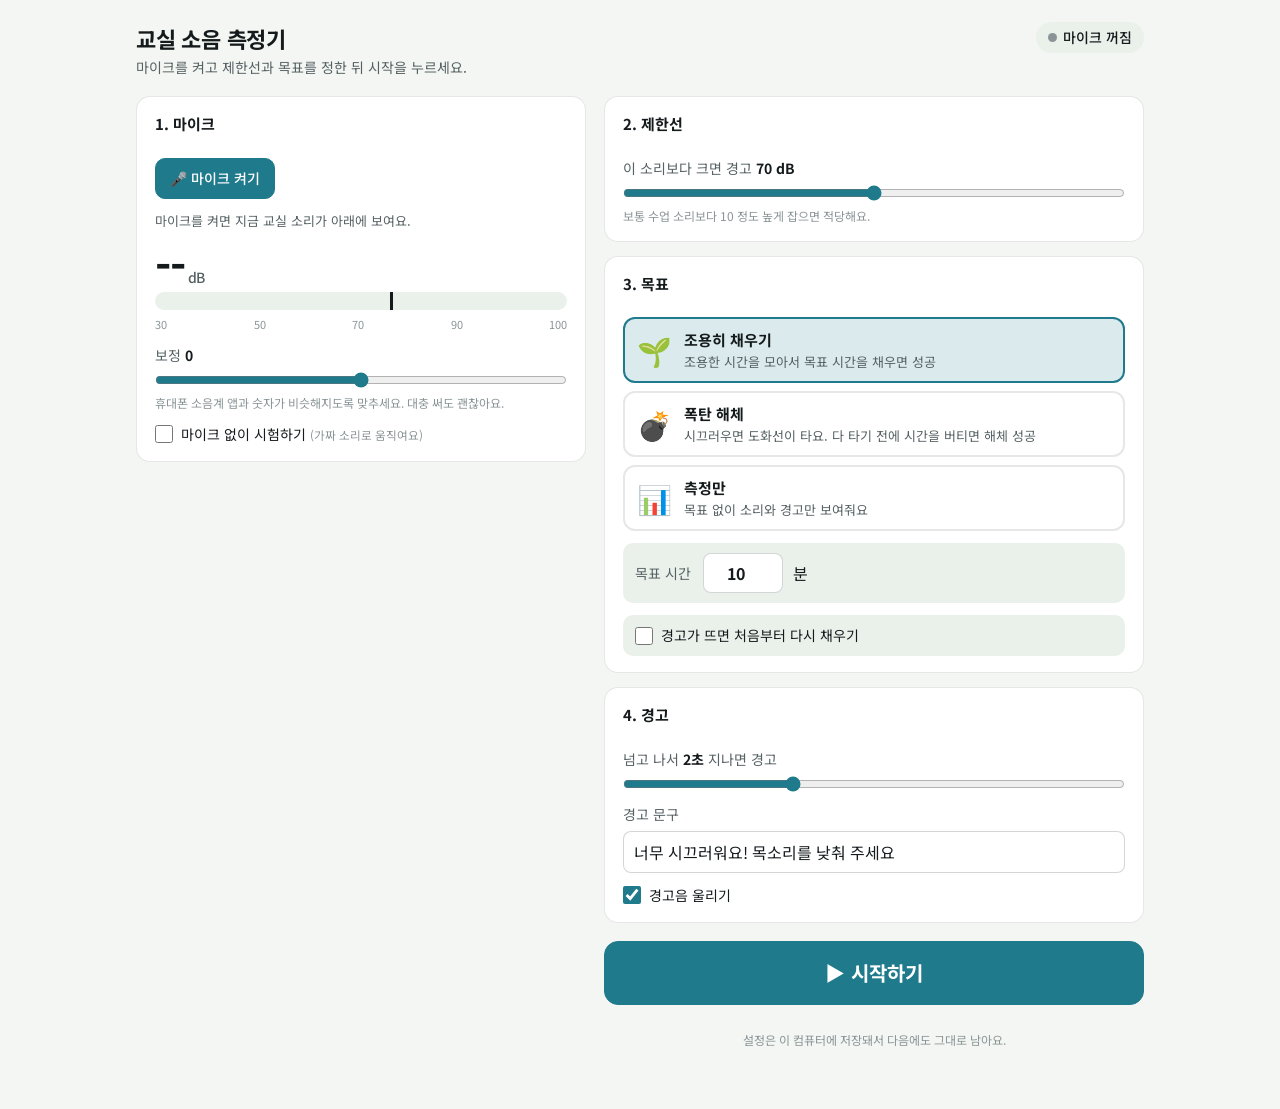
<file: index.html>
<!DOCTYPE html>
<html lang="ko">
<head>
<meta charset="utf-8">
<meta name="viewport" content="width=device-width, initial-scale=1, viewport-fit=cover">
<title>교실 소음 측정기</title>
<meta name="description" content="마이크로 교실 소음을 재고, 제한선을 넘으면 경고를 띄우는 교실용 소음 측정기">
<link rel="preconnect" href="https://fonts.googleapis.com">
<link rel="stylesheet" href="https://fonts.googleapis.com/css2?family=Noto+Sans+KR:wght@400;500;700;900&display=swap">
<link rel="stylesheet" href="style.css">
</head>
<body>

<!-- ===== 설정 화면 ===== -->
<section id="setup" class="screen setup">
  <div class="wrap">
    <header class="setup-head">
      <div>
        <h1>교실 소음 측정기</h1>
        <p class="sub">마이크를 켜고 제한선과 목표를 정한 뒤 시작을 누르세요.</p>
      </div>
      <span class="chip" id="pvChip"><span class="dot"></span><span id="pvChipText">마이크 꺼짐</span></span>
    </header>

    <div class="setup-grid">
      <!-- 왼쪽: 마이크 -->
      <div class="col">
        <div class="card">
          <h2>1. 마이크</h2>
          <div class="row">
            <button class="btn primary" id="micBtn">🎤 마이크 켜기</button>
            <select id="micSelect" class="select" aria-label="마이크 선택" hidden></select>
          </div>
          <p class="status" id="micStatus">마이크를 켜면 지금 교실 소리가 아래에 보여요.</p>

          <div class="preview">
            <div class="pv-num"><b id="pvVal">--</b><small>dB</small></div>
            <div class="pv-bar" aria-hidden="true">
              <div class="pv-zone good"></div><div class="pv-zone warn"></div><div class="pv-zone crit"></div>
              <div class="pv-fill" id="pvFill"></div>
              <div class="pv-thr" id="pvThr"></div>
            </div>
            <div class="pv-scale"><span>30</span><span>50</span><span>70</span><span>90</span><span>100</span></div>
          </div>

          <label class="field">
            <span class="label">보정 <b id="calibLabel">0</b></span>
            <input type="range" id="calib" min="-20" max="20" step="1" value="0">
            <span class="note">휴대폰 소음계 앱과 숫자가 비슷해지도록 맞추세요. 대충 써도 괜찮아요.</span>
          </label>

          <label class="check">
            <input type="checkbox" id="sim">
            <span>마이크 없이 시험하기 <small>(가짜 소리로 움직여요)</small></span>
          </label>
        </div>
      </div>

      <!-- 오른쪽: 규칙 -->
      <div class="col">
        <div class="card">
          <h2>2. 제한선</h2>
          <label class="field">
            <span class="label">이 소리보다 크면 경고 <b id="thrLabel">70 dB</b></span>
            <input type="range" id="thr" min="40" max="100" step="1" value="70">
            <span class="note" id="thrHint">보통 수업 소리보다 10 정도 높게 잡으면 적당해요.</span>
          </label>
        </div>

        <div class="card">
          <h2>3. 목표</h2>
          <div class="modes">
            <label class="mode">
              <input type="radio" name="mode" value="quiet" checked>
              <span class="mode-body">
                <span class="mode-icon">🌱</span>
                <span class="mode-title">조용히 채우기</span>
                <span class="mode-desc">조용한 시간을 모아서 목표 시간을 채우면 성공</span>
              </span>
            </label>
            <label class="mode">
              <input type="radio" name="mode" value="bomb">
              <span class="mode-body">
                <span class="mode-icon">💣</span>
                <span class="mode-title">폭탄 해체</span>
                <span class="mode-desc">시끄러우면 도화선이 타요. 다 타기 전에 시간을 버티면 해체 성공</span>
              </span>
            </label>
            <label class="mode">
              <input type="radio" name="mode" value="measure">
              <span class="mode-body">
                <span class="mode-icon">📊</span>
                <span class="mode-title">측정만</span>
                <span class="mode-desc">목표 없이 소리와 경고만 보여줘요</span>
              </span>
            </label>
          </div>

          <div class="mode-opts" data-for="quiet bomb">
            <label class="field inline">
              <span class="label">목표 시간</span>
              <span class="row"><input type="number" id="goalMin" min="1" max="120" step="1" value="10" class="num"> 분</span>
            </label>
          </div>
          <div class="mode-opts" data-for="quiet">
            <label class="check">
              <input type="checkbox" id="resetOnLoud">
              <span>경고가 뜨면 처음부터 다시 채우기</span>
            </label>
          </div>
          <div class="mode-opts" data-for="bomb">
            <label class="field">
              <span class="label">도화선 길이 <b id="fuseLabel">30초</b></span>
              <input type="range" id="fuseSec" min="5" max="180" step="5" value="30">
              <span class="note">제한선을 넘는 동안만 타요. 다 타면 펑!</span>
            </label>
          </div>
        </div>

        <div class="card">
          <h2>4. 경고</h2>
          <label class="field">
            <span class="label">넘고 나서 <b id="graceLabel">2초</b> 지나면 경고</span>
            <input type="range" id="graceSec" min="0.5" max="5" step="0.5" value="2">
          </label>
          <label class="field">
            <span class="label">경고 문구</span>
            <input type="text" id="msg" class="text" maxlength="40" value="너무 시끄러워요! 목소리를 낮춰 주세요">
          </label>
          <label class="check">
            <input type="checkbox" id="beep" checked>
            <span>경고음 울리기</span>
          </label>
        </div>

        <button class="btn start" id="startBtn">▶ 시작하기</button>
        <p class="note center">설정은 이 컴퓨터에 저장돼서 다음에도 그대로 남아요.</p>
      </div>
    </div>
  </div>
</section>

<!-- ===== 측정 화면 ===== -->
<section id="run" class="screen run" hidden>
  <header class="bar">
    <div class="bar-left"><span class="goal-name" id="goalName">🌱 10분 동안 조용히</span></div>
    <div class="bar-center">
      <span class="timer-label" id="timerLabel">채운 시간</span>
      <span class="timer" id="timer">0:00</span>
      <span class="badge" id="pausedBadge" hidden>일시정지</span>
    </div>
    <div class="bar-right">
      <button class="btn small" id="pauseBtn">⏸ 일시정지</button>
      <button class="btn small" id="fsBtn">⛶ 전체화면</button>
      <button class="btn small" id="setupBtn">⚙ 설정</button>
    </div>
  </header>

  <div class="alert" id="alert" role="status">🤫 너무 시끄러워요! 목소리를 낮춰 주세요</div>

  <main class="dash">
    <div class="gauge-box">
      <svg viewBox="0 0 300 250" aria-label="소음 계기판">
        <g id="zones"></g>
        <g id="ticks" font-size="11" font-family="inherit" text-anchor="middle"></g>
        <path id="needle" d="M150 152 L146 150 L150 52 L154 150 Z" fill="currentColor"/>
        <circle cx="150" cy="150" r="9" fill="currentColor"/>
        <circle cx="150" cy="150" r="4" class="hub"/>
      </svg>
      <div class="readout">
        <div class="hero"><span id="heroVal">--</span><small>dB</small></div>
        <span class="chip" id="chip"><span class="dot"></span><span id="chipText">조용해요</span></span>
      </div>
    </div>

    <aside class="side">
      <!-- 조용히 채우기 -->
      <div class="goal-panel" id="goalQuiet" hidden>
        <div class="gp-head"><span>🚗 조용한 시간 채우기</span><span id="quietPct">0%</span></div>
        <div class="gp-time"><b id="quietTime">0:00</b> / <span id="quietGoal">10:00</span></div>
        <div class="gp-hint" id="quietHint">조용하면 자동차가 달리고, 시끄러우면 멈춰요</div>
      </div>
      <!-- 폭탄 해체 -->
      <div class="goal-panel bomb-panel" id="goalBomb" hidden>
        <div class="gp-head"><span>💣 폭탄 해체까지</span><b id="bombTime">10:00</b></div>
        <canvas class="fx" id="bombCv" aria-label="폭탄 장면"></canvas>
        <div class="gp-time">도화선 <b id="fuseLeft">30</b>초 남음</div>
        <div class="gp-hint">제한선을 넘는 동안 도화선이 타요</div>
      </div>

      <div class="stats">
        <div class="tile"><span class="l">평균</span><span class="v"><span id="avgVal">–</span><small>dB</small></span></div>
        <div class="tile"><span class="l">최고</span><span class="v"><span id="maxVal">–</span><small>dB</small></span></div>
        <div class="tile"><span class="l">경고 횟수</span><span class="v"><span id="warnCount">0</span><small>회</small></span></div>
        <div class="tile"><span class="l">조용히 한 시간</span><span class="v" id="quietTotal">0:00</span></div>
      </div>
    </aside>

    <div class="road-box" id="roadBox" hidden><canvas class="fx" id="roadCv" aria-label="자동차 도로"></canvas></div>

    <div class="chart-box">
      <div class="cap"><span>최근 60초 흐름</span><span>점선은 제한선</span></div>
      <canvas class="chart" id="chart"></canvas>
    </div>
  </main>

  <!-- 결과 -->
  <div class="overlay" id="overlay" hidden>
    <div class="result" id="result">
      <div class="r-emoji" id="rEmoji">🎉</div>
      <h2 id="rTitle">성공!</h2>
      <p id="rDesc">10분 동안 조용히 했어요</p>
      <div class="r-stats">
        <div><span class="l">평균</span><b id="rAvg">–</b></div>
        <div><span class="l">최고</span><b id="rMax">–</b></div>
        <div><span class="l">경고</span><b id="rWarn">0</b></div>
      </div>
      <div class="row center">
        <button class="btn primary" id="againBtn">🔁 다시 하기</button>
        <button class="btn" id="toSetupBtn">⚙ 설정으로</button>
      </div>
    </div>
  </div>
  <canvas class="fx-confetti" id="confettiCv" aria-hidden="true"></canvas>
  <div class="flash" id="flash" aria-hidden="true"></div>
</section>

<div class="toast" id="toast"></div>
<script src="effects.js"></script>
<script src="app.js"></script>
</body>
</html>
</file>
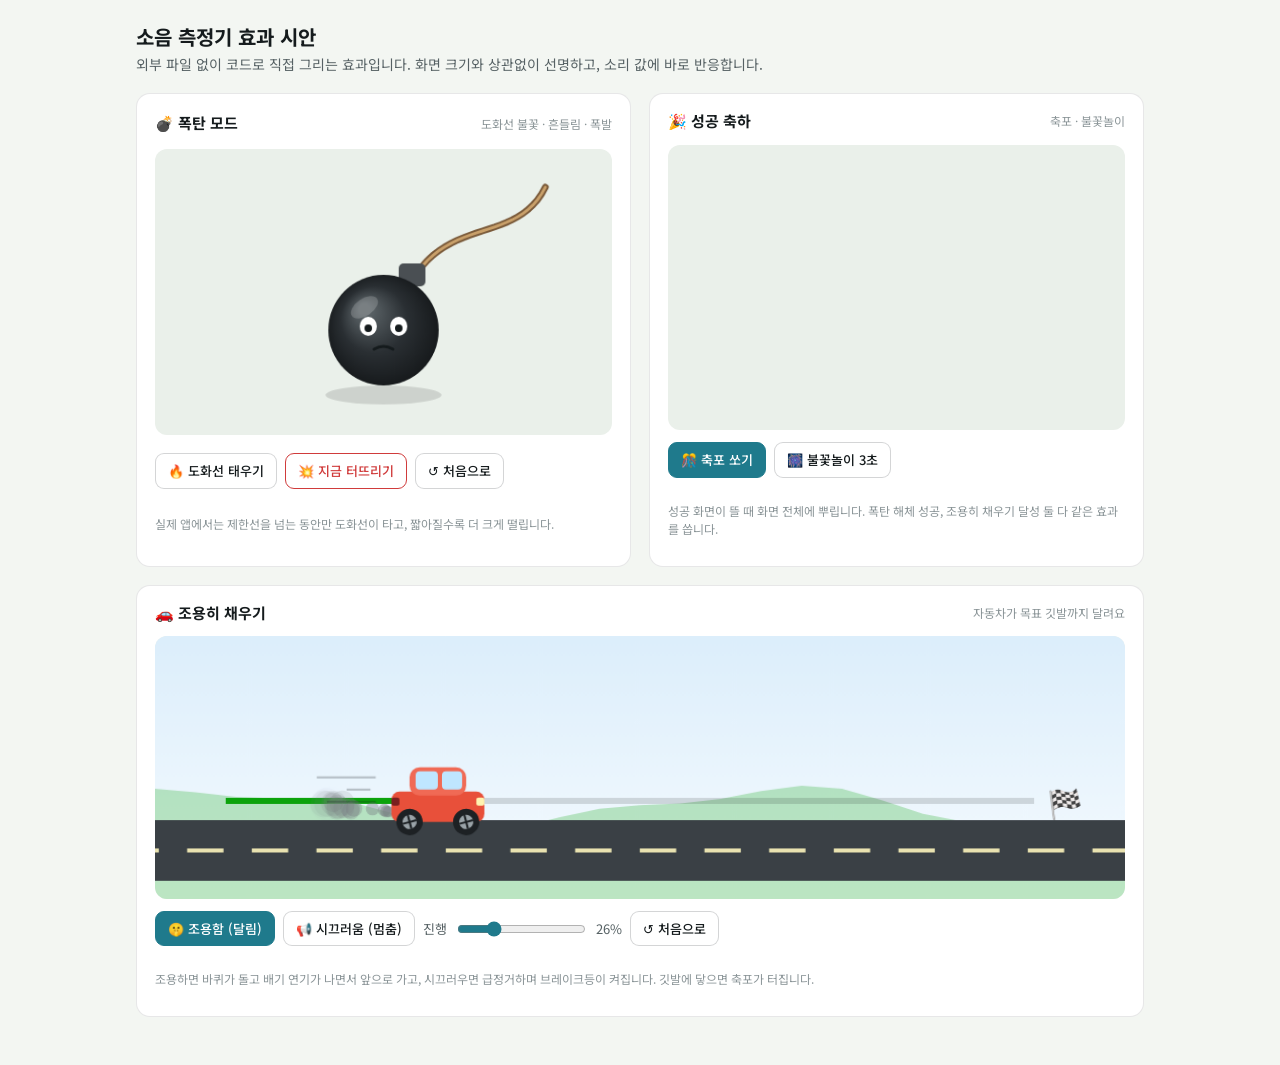
<file: effects-demo.html>
<!DOCTYPE html>
<html lang="ko">
<head>
<meta charset="utf-8">
<meta name="viewport" content="width=device-width, initial-scale=1, viewport-fit=cover">
<title>소음 측정기 효과 시안</title>
<link rel="stylesheet" href="https://fonts.googleapis.com/css2?family=Noto+Sans+KR:wght@400;500;700;900&display=swap">
<style>
  :root{--plane:#f3f6f2;--surface:#fff;--surface-2:#eaf0ea;--ink:#151b1d;--ink-2:#566164;--ink-3:#8a9497;--line:rgba(21,27,29,.10);--line-2:rgba(21,27,29,.18);--accent:#1f7a8c;--good:#0ca30c;--warn:#fab219;--crit:#d03b3b;--sky-a:#dceefb;--sky-b:#f6fbff;color-scheme:light}
  @media (prefers-color-scheme:dark){:root{color-scheme:dark;--plane:#0d1113;--surface:#171d20;--surface-2:#1f272a;--ink:#eef2f1;--ink-2:#b5bec0;--ink-3:#7d888b;--line:rgba(255,255,255,.10);--line-2:rgba(255,255,255,.18);--accent:#4fb6c9;--sky-a:#101a2b;--sky-b:#0b1220}}
  *{box-sizing:border-box}
  body{margin:0;background:var(--plane);color:var(--ink);font-family:"Noto Sans KR",system-ui,sans-serif;line-height:1.5}
  .wrap{max-width:1040px;margin:0 auto;padding-inline:16px;padding-block:22px 48px;display:grid;gap:18px}
  h1{font-size:20px;margin:0}
  .sub{color:var(--ink-2);font-size:14px;margin:2px 0 0}
  .card{background:var(--surface);border:1px solid var(--line);border-radius:14px;padding:16px 18px;display:grid;gap:12px}
  .card h2{font-size:15px;margin:0;display:flex;justify-content:space-between;align-items:center;gap:8px}
  .card h2 small{font-weight:400;color:var(--ink-3);font-size:12px}
  canvas{width:100%;display:block;border-radius:12px;background:var(--surface-2)}
  .row{display:flex;gap:8px;flex-wrap:wrap;align-items:center}
  .btn{border:1px solid var(--line-2);background:var(--surface);color:var(--ink);font:inherit;font-size:13px;font-weight:500;padding:7px 12px;border-radius:9px;cursor:pointer}
  .btn.primary{background:var(--accent);border-color:var(--accent);color:#fff}
  .btn.danger{border-color:var(--crit);color:var(--crit)}
  .btn[aria-pressed="true"]{background:var(--accent);border-color:var(--accent);color:#fff}
  .note{font-size:12px;color:var(--ink-3)}
  label{font-size:13px;color:var(--ink-2);display:flex;align-items:center;gap:8px}
  input[type=range]{accent-color:var(--accent)}
  .stage{position:relative}
  .shake{animation:shake .45s ease-in-out 2}
  @keyframes shake{0%,100%{transform:translate(0,0)}20%{transform:translate(-8px,4px)}40%{transform:translate(7px,-5px)}60%{transform:translate(-6px,5px)}80%{transform:translate(5px,-3px)}}
  .grid2{display:grid;grid-template-columns:1fr 1fr;gap:18px}
  @media (max-width:760px){.grid2{grid-template-columns:1fr}}
</style>
</head>
<body>
<div class="wrap">
  <div>
    <h1>소음 측정기 효과 시안</h1>
    <p class="sub">외부 파일 없이 코드로 직접 그리는 효과입니다. 화면 크기와 상관없이 선명하고, 소리 값에 바로 반응합니다.</p>
  </div>

  <div class="grid2">
    <div class="card">
      <h2>💣 폭탄 모드 <small>도화선 불꽃 · 흔들림 · 폭발</small></h2>
      <div class="stage" id="bombStage"><canvas id="bombCv" width="480" height="300"></canvas></div>
      <div class="row">
        <button class="btn" id="burnBtn" aria-pressed="false">🔥 도화선 태우기</button>
        <button class="btn danger" id="boomBtn">💥 지금 터뜨리기</button>
        <button class="btn" id="bombReset">↺ 처음으로</button>
      </div>
      <p class="note">실제 앱에서는 제한선을 넘는 동안만 도화선이 타고, 짧아질수록 더 크게 떨립니다.</p>
    </div>

    <div class="card">
      <h2>🎉 성공 축하 <small>축포 · 불꽃놀이</small></h2>
      <div class="stage"><canvas id="partyCv" width="480" height="300"></canvas></div>
      <div class="row">
        <button class="btn primary" id="partyBtn">🎊 축포 쏘기</button>
        <button class="btn" id="fireBtn">🎆 불꽃놀이 3초</button>
      </div>
      <p class="note">성공 화면이 뜰 때 화면 전체에 뿌립니다. 폭탄 해체 성공, 조용히 채우기 달성 둘 다 같은 효과를 씁니다.</p>
    </div>
  </div>

  <div class="card">
    <h2>🚗 조용히 채우기 <small>자동차가 목표 깃발까지 달려요</small></h2>
    <div class="stage"><canvas id="carCv" width="960" height="260"></canvas></div>
    <div class="row">
      <button class="btn" id="quietBtn" aria-pressed="true">🤫 조용함 (달림)</button>
      <button class="btn" id="loudBtn" aria-pressed="false">📢 시끄러움 (멈춤)</button>
      <label>진행 <input type="range" id="prog" min="0" max="100" value="20"> <span id="progLabel">20%</span></label>
      <button class="btn" id="carReset">↺ 처음으로</button>
    </div>
    <p class="note">조용하면 바퀴가 돌고 배기 연기가 나면서 앞으로 가고, 시끄러우면 급정거하며 브레이크등이 켜집니다. 깃발에 닿으면 축포가 터집니다.</p>
  </div>
</div>

<script>
(function(){
  const $=s=>document.querySelector(s);
  const rnd=(a,b)=>a+Math.random()*(b-a);
  const css=n=>getComputedStyle(document.documentElement).getPropertyValue(n).trim();

  /* ================= 폭탄 ================= */
  const bcv=$('#bombCv'), bctx=bcv.getContext('2d');
  const B={fuse:1, burning:false, exploded:false, sparks:[], fire:[], debris:[], smoke:[], ring:null, flash:0, shakeT:0, t:0, resetAt:0};
  function bombReset(){ Object.assign(B,{fuse:1,burning:false,exploded:false,sparks:[],fire:[],debris:[],smoke:[],ring:null,flash:0,shakeT:0,resetAt:0}); $('#burnBtn').setAttribute('aria-pressed','false'); }
  $('#burnBtn').addEventListener('click',()=>{ if(B.exploded) bombReset(); B.burning=!B.burning; $('#burnBtn').setAttribute('aria-pressed',String(B.burning)); });
  $('#boomBtn').addEventListener('click',()=>explode());
  $('#bombReset').addEventListener('click',bombReset);

  const BX=240, BY=190, BR=58;
  function fusePoint(t){ // t: 0(폭탄) → 1(도화선 끝), 위로 휘는 곡선
    const p0=[BX+30,BY-52], p1=[BX+70,BY-120], p2=[BX+140,BY-90], p3=[BX+170,BY-150];
    const u=1-t; return [u*u*u*p0[0]+3*u*u*t*p1[0]+3*u*t*t*p2[0]+t*t*t*p3[0], u*u*u*p0[1]+3*u*u*t*p1[1]+3*u*t*t*p2[1]+t*t*t*p3[1]];
  }
  function explode(){
    if(B.exploded) return; B.exploded=true; B.burning=false; B.flash=1; B.shakeT=1; B.ring={r:10,a:1}; B.resetAt=performance.now()+2600;
    for(let i=0;i<90;i++){ const a=rnd(0,Math.PI*2), s=rnd(2,11); B.fire.push({x:BX,y:BY,vx:Math.cos(a)*s,vy:Math.sin(a)*s-2,r:rnd(10,26),life:1,dec:rnd(.012,.03),hue:rnd(10,50)}); }
    for(let i=0;i<26;i++){ const a=rnd(0,Math.PI*2), s=rnd(4,13); B.debris.push({x:BX,y:BY,vx:Math.cos(a)*s,vy:Math.sin(a)*s-6,w:rnd(4,12),h:rnd(3,8),rot:rnd(0,6),vr:rnd(-.3,.3),life:1}); }
    for(let i=0;i<18;i++){ const a=rnd(0,Math.PI*2), s=rnd(.5,3); B.smoke.push({x:BX+rnd(-20,20),y:BY+rnd(-20,20),vx:Math.cos(a)*s,vy:Math.sin(a)*s-1,r:rnd(14,30),life:1,dec:rnd(.006,.012)}); }
    const st=$('#bombStage'); st.classList.remove('shake'); void st.offsetWidth; st.classList.add('shake');
  }
  function drawBomb(dt){
    const w=bcv.width,h=bcv.height; bctx.clearRect(0,0,w,h);
    B.t+=dt;
    if(B.burning && !B.exploded){ B.fuse=Math.max(0,B.fuse-dt*0.07); if(B.fuse<=0) explode(); }
    bctx.save();
    if(B.shakeT>0){ B.shakeT=Math.max(0,B.shakeT-dt*1.6); const k=B.shakeT*14; bctx.translate(rnd(-k,k),rnd(-k,k)); }
    // 바닥 그림자
    bctx.fillStyle='rgba(0,0,0,.12)'; bctx.beginPath(); bctx.ellipse(BX,BY+BR+10,BR*1.05,10,0,0,Math.PI*2); bctx.fill();
    if(!B.exploded){
      // 도화선이 짧을수록 떨림
      const jit=B.burning?(1-B.fuse)*(1-B.fuse)*9:0; const jx=rnd(-jit,jit), jy=rnd(-jit,jit);
      bctx.save(); bctx.translate(jx,jy);
      // 도화선
      bctx.lineCap='round'; bctx.lineWidth=7; bctx.strokeStyle='#7a5a3a'; bctx.beginPath();
      for(let i=0;i<=24;i++){ const t=i/24*B.fuse; const [x,y]=fusePoint(t); i?bctx.lineTo(x,y):bctx.moveTo(x,y); } bctx.stroke();
      bctx.lineWidth=3; bctx.strokeStyle='#c9a06a'; bctx.stroke();
      // 심지 꽂이
      bctx.fillStyle='#4a4f53'; bctx.beginPath(); bctx.roundRect(BX+16,BY-70,28,24,5); bctx.fill();
      // 폭탄 몸통
      const g=bctx.createRadialGradient(BX-20,BY-22,6,BX,BY,BR+6); g.addColorStop(0,'#5b6367'); g.addColorStop(.5,'#2a2f33'); g.addColorStop(1,'#141719');
      bctx.fillStyle=g; bctx.beginPath(); bctx.arc(BX,BY,BR,0,Math.PI*2); bctx.fill();
      bctx.fillStyle='rgba(255,255,255,.18)'; bctx.beginPath(); bctx.ellipse(BX-20,BY-24,16,9,-.6,0,Math.PI*2); bctx.fill();
      // 눈 (긴장 표정)
      const fear=B.burning?(1-B.fuse):0;
      bctx.fillStyle='#fff'; bctx.beginPath(); bctx.ellipse(BX-16,BY-4,9,10+fear*4,0,0,Math.PI*2); bctx.ellipse(BX+16,BY-4,9,10+fear*4,0,0,Math.PI*2); bctx.fill();
      bctx.fillStyle='#151b1d'; bctx.beginPath(); bctx.arc(BX-16+fear*3,BY-2,4,0,Math.PI*2); bctx.arc(BX+16-fear*3,BY-2,4,0,Math.PI*2); bctx.fill();
      bctx.strokeStyle='#151b1d'; bctx.lineWidth=3; bctx.lineCap='round'; bctx.beginPath();
      if(fear>.5){ bctx.ellipse(BX,BY+20,7+fear*6,5+fear*8,0,0,Math.PI*2); } else { bctx.moveTo(BX-10,BY+20); bctx.quadraticCurveTo(BX,BY+14+fear*14,BX+10,BY+20); }
      bctx.stroke();
      bctx.restore();
      // 불꽃 파티클
      if(B.burning){ const [fx,fy]=fusePoint(B.fuse); for(let i=0;i<4;i++) B.sparks.push({x:fx+jx,y:fy+jy,vx:rnd(-3,3),vy:rnd(-4,1),life:1,dec:rnd(.03,.07),r:rnd(1.5,4)});
        const gl=bctx.createRadialGradient(fx,fy,0,fx,fy,26); gl.addColorStop(0,'rgba(255,230,120,.9)'); gl.addColorStop(1,'rgba(255,140,0,0)'); bctx.fillStyle=gl; bctx.beginPath(); bctx.arc(fx,fy,26,0,Math.PI*2); bctx.fill(); }
    }
    // 스파크
    B.sparks=B.sparks.filter(p=>p.life>0); B.sparks.forEach(p=>{ p.x+=p.vx; p.y+=p.vy; p.vy+=.12; p.life-=p.dec; bctx.fillStyle=`rgba(255,${Math.round(150+p.life*100)},40,${p.life})`; bctx.beginPath(); bctx.arc(p.x,p.y,Math.max(0,p.r*p.life),0,Math.PI*2); bctx.fill(); });
    // 연기
    B.smoke=B.smoke.filter(p=>p.life>0); B.smoke.forEach(p=>{ p.x+=p.vx; p.y+=p.vy; p.vy-=.02; p.r+=.5; p.life-=p.dec; bctx.fillStyle=`rgba(90,90,95,${p.life*.5})`; bctx.beginPath(); bctx.arc(p.x,p.y,p.r,0,Math.PI*2); bctx.fill(); });
    // 불덩이
    bctx.globalCompositeOperation='lighter';
    B.fire=B.fire.filter(p=>p.life>0); B.fire.forEach(p=>{ p.x+=p.vx; p.y+=p.vy; p.vx*=.96; p.vy*=.96; p.life-=p.dec; const r=Math.max(0.1,p.r*p.life); const g=bctx.createRadialGradient(p.x,p.y,0,p.x,p.y,r); g.addColorStop(0,`hsla(${p.hue+30},100%,70%,${p.life})`); g.addColorStop(.6,`hsla(${p.hue},100%,50%,${p.life*.7})`); g.addColorStop(1,`hsla(${p.hue},100%,40%,0)`); bctx.fillStyle=g; bctx.beginPath(); bctx.arc(p.x,p.y,r,0,Math.PI*2); bctx.fill(); });
    bctx.globalCompositeOperation='source-over';
    // 파편
    B.debris=B.debris.filter(p=>p.life>0); B.debris.forEach(p=>{ p.x+=p.vx; p.y+=p.vy; p.vy+=.35; p.rot+=p.vr; p.life-=.012; bctx.save(); bctx.translate(p.x,p.y); bctx.rotate(p.rot); bctx.fillStyle=`rgba(40,44,48,${p.life})`; bctx.fillRect(-p.w/2,-p.h/2,p.w,p.h); bctx.restore(); });
    // 충격파 링
    if(B.ring){ B.ring.r+=9; B.ring.a-=.035; if(B.ring.a<=0) B.ring=null; else { bctx.strokeStyle=`rgba(255,255,255,${B.ring.a})`; bctx.lineWidth=10*B.ring.a+1; bctx.beginPath(); bctx.arc(BX,BY,B.ring.r,0,Math.PI*2); bctx.stroke(); } }
    bctx.restore();
    // 섬광
    if(B.flash>0){ bctx.fillStyle=`rgba(255,250,230,${B.flash})`; bctx.fillRect(0,0,w,h); B.flash-=dt*3; }
    if(B.exploded){ bctx.fillStyle=css('--crit'); bctx.font='900 40px "Noto Sans KR",sans-serif'; bctx.textAlign='center'; bctx.fillText('펑!',w/2,60); if(B.resetAt&&performance.now()>B.resetAt) bombReset(); }
  }

  /* ================= 축포 (직접 구현, 외부 라이브러리 없음) ================= */
  const pcv=$('#partyCv'), pctx=pcv.getContext('2d'); const P=[];
  const COLORS=['#ff5e5e','#ffd166','#06d6a0','#4cc9f0','#f72585','#ff9f1c','#8ac926'];
  // origin: 0~1 비율, angle: 도(90=위), spread: 퍼짐 각도
  function party(o){
    o=Object.assign({count:120,angle:90,spread:70,speed:14,origin:{x:.5,y:.8},scalar:1,ticks:110},o);
    for(let i=0;i<o.count;i++){ const a=(o.angle+rnd(-o.spread/2,o.spread/2))*Math.PI/180, s=o.speed*rnd(.5,1.15);
      P.push({x:o.origin.x*pcv.width,y:o.origin.y*pcv.height,vx:Math.cos(a)*s,vy:-Math.sin(a)*s,w:rnd(6,11)*o.scalar,h:rnd(4,7)*o.scalar,rot:rnd(0,6),vr:rnd(-.25,.25),wob:rnd(0,6),c:COLORS[i%COLORS.length],life:o.ticks,max:o.ticks,circle:Math.random()<.3}); }
  }
  function drawParty(){
    pctx.clearRect(0,0,pcv.width,pcv.height);
    for(let i=P.length-1;i>=0;i--){ const p=P[i]; p.x+=p.vx; p.y+=p.vy; p.vy+=.28; p.vx*=.985; p.vy*=.985; p.rot+=p.vr; p.wob+=.12; p.life--; if(p.life<=0||p.y>pcv.height+20){P.splice(i,1);continue;}
      pctx.save(); pctx.translate(p.x,p.y); pctx.rotate(p.rot); pctx.globalAlpha=Math.min(1,p.life/25); pctx.fillStyle=p.c;
      const sx=Math.abs(Math.cos(p.wob)); if(p.circle){ pctx.beginPath(); pctx.ellipse(0,0,p.w/2*sx+1,p.h/2+1,0,0,Math.PI*2); pctx.fill(); } else pctx.fillRect(-p.w/2*sx,-p.h/2,p.w*sx,p.h);
      pctx.restore(); }
  }
  $('#partyBtn').addEventListener('click',()=>{ party({count:170,angle:90,spread:80,speed:15,origin:{x:.5,y:.85},scalar:1.2}); setTimeout(()=>party({count:80,angle:60,spread:55,origin:{x:0,y:.9}}),150); setTimeout(()=>party({count:80,angle:120,spread:55,origin:{x:1,y:.9}}),300); });
  $('#fireBtn').addEventListener('click',()=>{ const end=Date.now()+3000; (function frame(){ if(Math.random()<.25) party({count:40,angle:90,spread:360,speed:7,ticks:70,origin:{x:rnd(.15,.85),y:rnd(.2,.55)},scalar:.8}); if(Date.now()<end) requestAnimationFrame(frame); })(); });

  /* ================= 자동차 ================= */
  const ccv=$('#carCv'), cctx=ccv.getContext('2d');
  const C={quiet:true,speed:0,prog:.2,wheel:0,road:0,bob:0,puffs:[],done:false,celebrated:false,skid:0};
  $('#quietBtn').addEventListener('click',()=>setQuiet(true)); $('#loudBtn').addEventListener('click',()=>setQuiet(false));
  function setQuiet(q){ C.quiet=q; $('#quietBtn').setAttribute('aria-pressed',String(q)); $('#loudBtn').setAttribute('aria-pressed',String(!q)); if(!q) C.skid=1; }
  $('#prog').addEventListener('input',e=>{ C.prog=+e.target.value/100; C.done=false; C.celebrated=false; });
  $('#carReset').addEventListener('click',()=>{ C.prog=0; C.done=false; C.celebrated=false; $('#prog').value=0; setQuiet(true); });
  function drawCar(dt){
    const w=ccv.width,h=ccv.height; cctx.clearRect(0,0,w,h);
    const target=C.quiet&&!C.done?1:0; C.speed+= (target-C.speed)*(target>C.speed?dt*1.2:dt*4);
    if(C.quiet&&!C.done){ C.prog=Math.min(1,C.prog+dt*0.02); $('#prog').value=Math.round(C.prog*100); }
    $('#progLabel').textContent=Math.round(C.prog*100)+'%';
    if(C.prog>=1&&!C.done){ C.done=true; if(!C.celebrated){ C.celebrated=true; carParty(); } }
    C.wheel+=C.speed*dt*14; C.road+=C.speed*dt*260; C.bob=Math.sin(performance.now()/90)*C.speed*2.2;
    // 하늘 + 언덕
    const sky=cctx.createLinearGradient(0,0,0,h); sky.addColorStop(0,css('--sky-a')); sky.addColorStop(1,css('--sky-b')); cctx.fillStyle=sky; cctx.fillRect(0,0,w,h);
    cctx.fillStyle='rgba(12,163,12,.25)'; cctx.beginPath(); cctx.moveTo(0,h-90); for(let x=0;x<=w;x+=40){ cctx.lineTo(x,h-90-Math.sin((x+C.road*.15)/90)*18-Math.sin((x+C.road*.15)/37)*6); } cctx.lineTo(w,h); cctx.lineTo(0,h); cctx.fill();
    // 도로
    cctx.fillStyle='#3a4045'; cctx.fillRect(0,h-78,w,60);
    cctx.strokeStyle='#e9e2b0'; cctx.lineWidth=4; cctx.setLineDash([36,28]); cctx.lineDashOffset=-(C.road%64); cctx.beginPath(); cctx.moveTo(0,h-48); cctx.lineTo(w,h-48); cctx.stroke(); cctx.setLineDash([]);
    // 출발/도착
    const x0=70, x1=w-90;
    cctx.font='28px "Noto Sans KR",system-ui,sans-serif'; cctx.textAlign='center'; cctx.fillText('🏁',x1+30,h-84);
    cctx.fillStyle='rgba(21,27,29,.15)'; cctx.fillRect(x0,h-100,x1-x0,6); cctx.fillStyle=css('--good'); cctx.fillRect(x0,h-100,(x1-x0)*C.prog,6);
    // 자동차
    const cx=x0+(x1-x0)*C.prog, cy=h-78+C.bob;
    // 배기 연기
    if(C.speed>.2&&Math.random()<.5) C.puffs.push({x:cx-46,y:cy-6,r:rnd(3,6),life:1,vx:-rnd(1.5,3),vy:-rnd(.2,.8)});
    C.puffs=C.puffs.filter(p=>p.life>0); C.puffs.forEach(p=>{ p.x+=p.vx; p.y+=p.vy; p.r+=.35; p.life-=.03; cctx.fillStyle=`rgba(120,125,130,${p.life*.5})`; cctx.beginPath(); cctx.arc(p.x,p.y,p.r,0,Math.PI*2); cctx.fill(); });
    // 급정거 스키드
    if(C.skid>0){ C.skid-=dt*1.5; cctx.strokeStyle=`rgba(30,30,30,${C.skid*.5})`; cctx.lineWidth=5; cctx.beginPath(); cctx.moveTo(cx-40,h-24); cctx.lineTo(cx-18,h-24); cctx.moveTo(cx+14,h-24); cctx.lineTo(cx+36,h-24); cctx.stroke(); }
    // 속도선
    if(C.speed>.6){ cctx.strokeStyle='rgba(21,27,29,.25)'; cctx.lineWidth=2; for(let i=0;i<3;i++){ const y=cy-40+i*12; cctx.beginPath(); cctx.moveTo(cx-60-rnd(0,20),y); cctx.lineTo(cx-90-rnd(0,30),y); cctx.stroke(); } }
    cctx.save(); cctx.translate(cx,cy);
    // 몸통
    cctx.fillStyle='#e8503a'; cctx.beginPath(); cctx.roundRect(-46,-26,92,30,8); cctx.fill();
    cctx.fillStyle='#f06a55'; cctx.beginPath(); cctx.roundRect(-28,-50,56,28,10); cctx.fill();
    cctx.fillStyle='#bfe6ff'; cctx.beginPath(); cctx.roundRect(-22,-46,22,18,4); cctx.roundRect(4,-46,20,18,4); cctx.fill();
    // 헤드라이트 / 브레이크등
    cctx.fillStyle='#fff3b0'; cctx.beginPath(); cctx.roundRect(38,-20,8,8,2); cctx.fill();
    cctx.fillStyle=(!C.quiet||C.done)?'#ff2d2d':'#7a1f1f'; cctx.beginPath(); cctx.roundRect(-46,-20,8,8,2); cctx.fill();
    if(!C.quiet&&!C.done){ const gl=cctx.createRadialGradient(-44,-16,0,-44,-16,18); gl.addColorStop(0,'rgba(255,60,60,.7)'); gl.addColorStop(1,'rgba(255,60,60,0)'); cctx.fillStyle=gl; cctx.beginPath(); cctx.arc(-44,-16,18,0,Math.PI*2); cctx.fill(); }
    // 바퀴
    [-28,28].forEach(wx=>{ cctx.save(); cctx.translate(wx,4); cctx.rotate(C.wheel); cctx.fillStyle='#1d2124'; cctx.beginPath(); cctx.arc(0,0,13,0,Math.PI*2); cctx.fill(); cctx.fillStyle='#9aa3a8'; cctx.beginPath(); cctx.arc(0,0,7,0,Math.PI*2); cctx.fill(); cctx.strokeStyle='#1d2124'; cctx.lineWidth=2; for(let i=0;i<4;i++){ cctx.beginPath(); cctx.moveTo(0,0); cctx.lineTo(Math.cos(i*Math.PI/2)*7,Math.sin(i*Math.PI/2)*7); cctx.stroke(); } cctx.restore(); });
    // 운전자 말풍선
    if(!C.quiet&&!C.done){ cctx.font='700 16px "Noto Sans KR",sans-serif'; cctx.fillStyle='#fff'; cctx.beginPath(); cctx.roundRect(-4,-92,68,30,10); cctx.fill(); cctx.fillStyle=css('--crit'); cctx.textAlign='center'; cctx.fillText('시끄러워!',30,-71); }
    if(C.done){ cctx.font='700 16px "Noto Sans KR",sans-serif'; cctx.fillStyle='#fff'; cctx.beginPath(); cctx.roundRect(-30,-92,60,30,10); cctx.fill(); cctx.fillStyle=css('--good'); cctx.textAlign='center'; cctx.fillText('도착!',0,-71); }
    cctx.restore();
  }

  // 자동차 도착 축포: 자동차 캔버스 위에 직접 뿌림
  const CP=[];
  function carParty(){ for(let i=0;i<160;i++){ const a=(90+rnd(-60,60))*Math.PI/180, s=rnd(6,16); CP.push({x:ccv.width-60,y:ccv.height-120,vx:Math.cos(a)*s,vy:-Math.sin(a)*s,w:rnd(6,11),h:rnd(4,7),rot:rnd(0,6),vr:rnd(-.25,.25),c:COLORS[i%COLORS.length],life:120}); } }
  function drawCarParty(){ for(let i=CP.length-1;i>=0;i--){ const p=CP[i]; p.x+=p.vx; p.y+=p.vy; p.vy+=.3; p.vx*=.985; p.rot+=p.vr; p.life--; if(p.life<=0){CP.splice(i,1);continue;} cctx.save(); cctx.translate(p.x,p.y); cctx.rotate(p.rot); cctx.globalAlpha=Math.min(1,p.life/25); cctx.fillStyle=p.c; cctx.fillRect(-p.w/2,-p.h/2,p.w,p.h); cctx.restore(); } }

  let last=performance.now();
  function frame(dt){ try{ drawBomb(dt); drawParty(); drawCar(dt); drawCarParty(); }catch(e){ console.error(e); } }
  function loop(now){ const dt=Math.min(.1,(now-last)/1000); last=now; frame(dt); requestAnimationFrame(loop); }
  requestAnimationFrame(loop);
  window.__demo={B,C,P,CP,step:(n,dt)=>{ for(let i=0;i<n;i++) frame(dt||1/60); }};
})();
</script>
</body>
</html>
</file>
<file: style.css>
:root{
  --plane:#f3f6f2; --surface:#ffffff; --surface-2:#eaf0ea;
  --ink:#151b1d; --ink-2:#566164; --ink-3:#8a9497;
  --line:rgba(21,27,29,.10); --line-2:rgba(21,27,29,.18);
  --accent:#1f7a8c; --accent-soft:rgba(31,122,140,.16);
  --good:#0ca30c; --warn:#fab219; --crit:#d03b3b;
  --good-soft:rgba(12,163,12,.14); --warn-soft:rgba(250,178,25,.18); --crit-soft:rgba(208,59,59,.16);
  --chart:#fcfcfb; --shadow:0 10px 30px rgba(21,27,29,.08);
  --sky-a:#dceefb; --sky-b:#f6fbff;
  color-scheme:light;
}
@media (prefers-color-scheme: dark){
  :root{
    color-scheme:dark;
    --plane:#0d1113; --surface:#171d20; --surface-2:#1f272a;
    --ink:#eef2f1; --ink-2:#b5bec0; --ink-3:#7d888b;
    --line:rgba(255,255,255,.10); --line-2:rgba(255,255,255,.18);
    --accent:#4fb6c9; --accent-soft:rgba(79,182,201,.18);
    --chart:#1a1a19; --shadow:0 10px 30px rgba(0,0,0,.35);
    --sky-a:#10192b; --sky-b:#0b1220;
  }
}
*{box-sizing:border-box}
html,body{height:100%}
body{margin:0;background:var(--plane);color:var(--ink);font-family:"Noto Sans KR",system-ui,-apple-system,"Segoe UI",Roboto,sans-serif;line-height:1.5;-webkit-font-smoothing:antialiased}
[hidden]{display:none!important}
button,input,select{font:inherit;color:inherit}
button:focus-visible,input:focus-visible,select:focus-visible{outline:2px solid var(--accent);outline-offset:2px}
h1{font-size:22px;font-weight:700;margin:0;letter-spacing:-.01em}
h2{font-size:15px;font-weight:700;margin:0 0 10px}
.sub{color:var(--ink-2);font-size:14px;margin:2px 0 0}
.note{font-size:12px;color:var(--ink-3)}
.note.center{text-align:center}
.row{display:flex;align-items:center;gap:10px;flex-wrap:wrap}
.row.center{justify-content:center}

/* buttons */
.btn{border:1px solid var(--line-2);background:var(--surface);color:var(--ink);font-size:14px;font-weight:500;padding:9px 14px;border-radius:10px;cursor:pointer;white-space:nowrap}
.btn:hover{border-color:var(--accent)}
.btn.primary{background:var(--accent);border-color:var(--accent);color:#fff}
.btn.small{font-size:13px;padding:6px 10px}
.btn.start{width:100%;font-size:20px;font-weight:700;padding:16px;background:var(--accent);border-color:var(--accent);color:#fff;border-radius:14px;margin-top:4px}
.btn.start:disabled{opacity:.6;cursor:wait}

/* chip */
.chip{display:inline-flex;align-items:center;gap:6px;padding:5px 12px;border-radius:999px;font-size:14px;font-weight:500;background:var(--surface-2);color:var(--ink)}
.chip .dot{width:9px;height:9px;border-radius:50%;background:var(--ink-3)}
.chip.good{background:var(--good-soft)} .chip.good .dot{background:var(--good)}
.chip.warning{background:var(--warn-soft)} .chip.warning .dot{background:var(--warn)}
.chip.critical{background:var(--crit-soft);color:var(--crit)} .chip.critical .dot{background:var(--crit)}

/* ===== 설정 화면 ===== */
.setup{min-height:100%}
.wrap{max-width:1040px;margin:0 auto;padding-inline:16px;padding-block:22px 48px;display:grid;gap:18px}
.setup-head{display:flex;justify-content:space-between;align-items:flex-start;gap:12px;flex-wrap:wrap}
.setup-grid{display:grid;grid-template-columns:minmax(0,1fr) minmax(0,1.2fr);gap:18px;align-items:start}
.col{display:grid;gap:14px}
.card{background:var(--surface);border:1px solid var(--line);border-radius:14px;padding:16px 18px;display:grid;gap:12px}
.field{display:grid;gap:6px}
.field .label{font-size:14px;color:var(--ink-2)}
.field .label b{color:var(--ink);font-weight:700}
.field.inline{grid-template-columns:auto 1fr;align-items:center;gap:12px}
input[type=range]{width:100%;accent-color:var(--accent);margin:0}
.num{width:80px;padding:7px 10px;border:1px solid var(--line-2);border-radius:8px;background:var(--surface);text-align:center;font-weight:700}
.text{width:100%;padding:8px 10px;border:1px solid var(--line-2);border-radius:8px;background:var(--surface)}
.select{padding:8px 10px;border:1px solid var(--line-2);border-radius:8px;background:var(--surface);max-width:100%;flex:1;min-width:0}
.check{display:flex;align-items:center;gap:8px;font-size:14px;cursor:pointer}
.check input{width:18px;height:18px;accent-color:var(--accent);margin:0}
.check small{color:var(--ink-3)}
.status{font-size:13px;color:var(--ink-2);margin:0;min-height:1.5em}
.status.err{color:var(--crit)}

.preview{display:grid;gap:6px}
.pv-num{font-size:44px;font-weight:900;line-height:1;letter-spacing:-.03em}
.pv-num small{font-size:14px;font-weight:500;color:var(--ink-2);margin-left:4px}
.pv-bar{position:relative;height:18px;border-radius:999px;overflow:hidden;display:flex;background:var(--surface-2)}
.pv-zone{height:100%;opacity:.25}
.pv-zone.good{background:var(--good)} .pv-zone.warn{background:var(--warn)} .pv-zone.crit{background:var(--crit)}
.pv-fill{position:absolute;inset:0 auto 0 0;background:var(--accent);width:0%;transition:width .08s linear;border-radius:999px}
.pv-fill.over{background:var(--crit)}
.pv-thr{position:absolute;top:-3px;bottom:-3px;width:3px;background:var(--ink);left:57%;border-radius:2px}
.pv-scale{display:flex;justify-content:space-between;font-size:11px;color:var(--ink-3)}

.modes{display:grid;gap:8px}
.mode{display:block;cursor:pointer}
.mode input{position:absolute;opacity:0;pointer-events:none}
.mode-body{display:grid;grid-template-columns:auto 1fr;grid-template-rows:auto auto;column-gap:12px;align-items:center;padding:10px 12px;border:2px solid var(--line);border-radius:12px;background:var(--surface)}
.mode input:checked + .mode-body{border-color:var(--accent);background:var(--accent-soft)}
.mode input:focus-visible + .mode-body{outline:2px solid var(--accent);outline-offset:2px}
.mode-icon{grid-row:1/3;font-size:28px}
.mode-title{font-weight:700;font-size:15px}
.mode-desc{font-size:13px;color:var(--ink-2)}
.mode-opts{display:grid;gap:8px;padding:10px 12px;background:var(--surface-2);border-radius:10px}

/* ===== 측정 화면 ===== */
.run{height:100%;display:grid;grid-template-rows:auto minmax(0,1fr);position:relative;overflow:hidden}
.run.warn{box-shadow:inset 0 0 0 6px var(--crit);animation:blink 1s ease-in-out infinite}
@keyframes blink{50%{box-shadow:inset 0 0 0 6px transparent}}
.run.shake{animation:shake .5s ease-in-out 3}
@keyframes shake{0%,100%{transform:translate(0,0)}20%{transform:translate(-10px,4px)}40%{transform:translate(9px,-5px)}60%{transform:translate(-7px,6px)}80%{transform:translate(6px,-3px)}}
.bar{display:grid;grid-template-columns:1fr auto 1fr;align-items:center;gap:12px;padding:10px 18px;border-bottom:1px solid var(--line);background:var(--surface)}
.bar-left{font-weight:700;font-size:16px;min-width:0;overflow:hidden;text-overflow:ellipsis;white-space:nowrap}
.bar-center{display:flex;align-items:baseline;gap:8px;justify-content:center}
.timer-label{font-size:13px;color:var(--ink-2)}
.timer{font-size:28px;font-weight:900;letter-spacing:-.02em;font-variant-numeric:tabular-nums;line-height:1}
.badge{font-size:12px;font-weight:700;padding:3px 8px;border-radius:999px;background:var(--warn-soft);color:var(--ink);align-self:center}
.bar-right{display:flex;gap:6px;justify-content:flex-end;flex-wrap:wrap}

.alert{position:absolute;left:50%;top:70px;transform:translate(-50%,-200%);opacity:0;background:var(--crit);color:#fff;font-weight:700;font-size:clamp(18px,2.6vw,30px);padding:14px 26px;border-radius:16px;box-shadow:0 10px 30px rgba(208,59,59,.45);transition:transform .3s cubic-bezier(.2,.9,.3,1.2),opacity .2s;white-space:nowrap;max-width:calc(100% - 32px);text-overflow:ellipsis;overflow:hidden;z-index:5}
.run.warn .alert{transform:translate(-50%,0);opacity:1}

.dash{display:grid;grid-template-columns:minmax(0,1.15fr) minmax(280px,1fr);grid-template-rows:minmax(0,1fr) auto minmax(120px,30%);gap:14px 22px;padding:16px 22px 18px;min-height:0}
.road-box{grid-column:1/-1;grid-row:2;height:clamp(90px,15vh,150px);border-radius:12px;overflow:hidden;border:1px solid var(--line)}
canvas.fx{width:100%;height:100%;display:block;border-radius:12px;background:var(--surface-2)}
#bombCv{min-height:0}
.fx-confetti{position:absolute;inset:0;width:100%;height:100%;pointer-events:none;z-index:11}
.flash{position:absolute;inset:0;background:#fff;opacity:0;pointer-events:none;z-index:8}
.flash.on{animation:flash .9s ease-out}
@keyframes flash{0%{opacity:1}100%{opacity:0}}
.gauge-box{grid-row:1;display:grid;grid-template-rows:minmax(0,1fr) auto;align-items:center;justify-items:center;min-height:0}
.gauge-box svg{width:100%;height:100%;max-height:100%;display:block;color:var(--ink)}
.gauge-box svg text{fill:var(--ink-2)}
.gauge-box svg .hub{fill:var(--surface)}
.readout{display:flex;align-items:baseline;gap:12px;margin-top:-6px}
.hero{font-size:clamp(48px,7.5vw,84px);font-weight:900;line-height:1;letter-spacing:-.03em}
.hero small{font-size:.32em;font-weight:500;color:var(--ink-2);margin-left:4px}

.side{grid-row:1;display:grid;grid-template-rows:minmax(0,1fr) auto;gap:12px;min-height:0}
.goal-panel{background:var(--surface);border:1px solid var(--line);border-radius:14px;padding:14px 16px;display:grid;gap:10px;align-content:start;min-height:0}
.bomb-panel{grid-template-rows:auto minmax(0,1fr) auto auto;align-content:stretch}
.gp-head{display:flex;justify-content:space-between;align-items:baseline;font-size:14px;color:var(--ink-2)}
.gp-head b{font-size:22px;color:var(--ink);font-variant-numeric:tabular-nums}
.gp-time{font-size:15px;color:var(--ink-2)} .gp-time b{font-size:24px;color:var(--ink);font-variant-numeric:tabular-nums}
.gp-hint{font-size:12px;color:var(--ink-3)}
.gp-hint.flash{color:var(--crit);font-weight:700}
.stats{display:grid;grid-template-columns:1fr 1fr;gap:10px;align-content:start}
.tile{background:var(--surface-2);border-radius:12px;padding:10px 14px;display:grid;gap:0}
.tile .l{font-size:12px;color:var(--ink-2)}
.tile .v{font-size:22px;font-weight:700;letter-spacing:-.02em;line-height:1.2;font-variant-numeric:tabular-nums}
.tile .v small{font-size:12px;font-weight:500;color:var(--ink-2);margin-left:3px}

.chart-box{grid-column:1/-1;grid-row:3;display:grid;grid-template-rows:auto minmax(0,1fr);gap:4px;min-height:0}
.chart-box .cap{display:flex;justify-content:space-between;font-size:12px;color:var(--ink-2)}
canvas.chart{width:100%;height:100%;display:block;border-radius:10px;background:var(--chart);border:1px solid var(--line)}

/* 결과 */
.overlay{position:absolute;inset:0;background:rgba(0,0,0,.55);display:grid;place-items:center;z-index:10;padding:16px}
.result{position:relative;z-index:2;background:var(--surface);border-radius:22px;padding:28px 32px;text-align:center;display:grid;gap:10px;max-width:520px;width:100%;box-shadow:var(--shadow);animation:pop .45s cubic-bezier(.2,.9,.3,1.2)}
@keyframes pop{from{transform:scale(.7);opacity:0}}
.r-emoji{font-size:84px;line-height:1}
.result h2{font-size:30px;margin:0}
.result p{margin:0;color:var(--ink-2);font-size:16px}
.r-stats{display:flex;justify-content:center;gap:24px;margin:6px 0 10px}
.r-stats .l{display:block;font-size:12px;color:var(--ink-2)}
.r-stats b{font-size:22px}

.toast{position:fixed;left:50%;bottom:calc(20px + env(safe-area-inset-bottom,0px));transform:translateX(-50%);background:var(--ink);color:var(--plane);padding:10px 16px;border-radius:10px;font-size:13px;box-shadow:var(--shadow);max-width:calc(100% - 32px);opacity:0;pointer-events:none;transition:opacity .25s;z-index:50}
.toast.show{opacity:1}

@media (max-width:860px){
  .setup-grid{grid-template-columns:1fr}
  .run{height:auto;min-height:100%;overflow:visible}
  .bar{grid-template-columns:1fr;text-align:center}
  .bar-right{justify-content:center}
  .dash{grid-template-columns:1fr;grid-template-rows:auto auto auto 200px;padding:12px}
  .gauge-box{grid-row:1} .side{grid-row:2;grid-template-rows:auto auto} .road-box{grid-row:3;height:110px} .chart-box{grid-row:4}
  #bombCv{height:220px}
  .gauge-box svg{max-height:240px}
  .alert{top:120px}
}
@media (prefers-reduced-motion:reduce){
  .run.warn,.run.shake,.result,.flash.on{animation:none}
  .alert,.pv-fill{transition:none}
}
</file>
